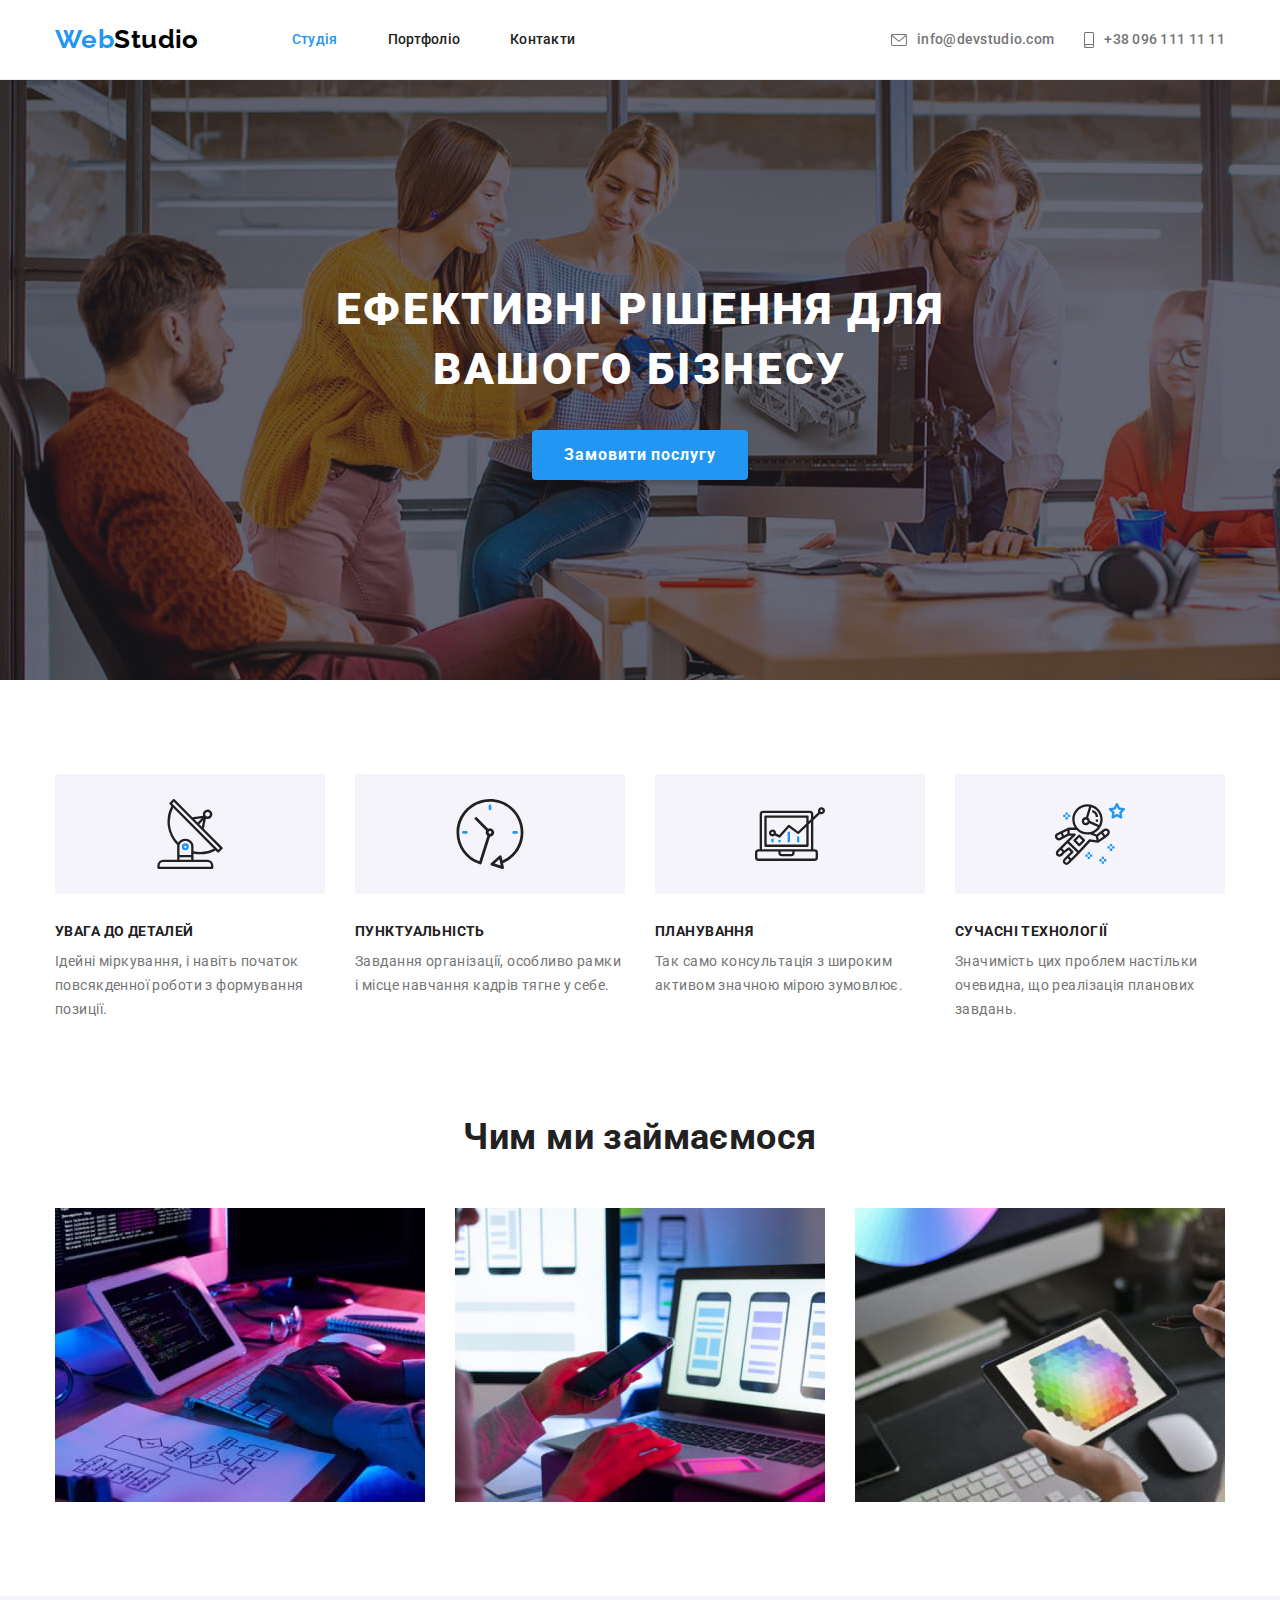
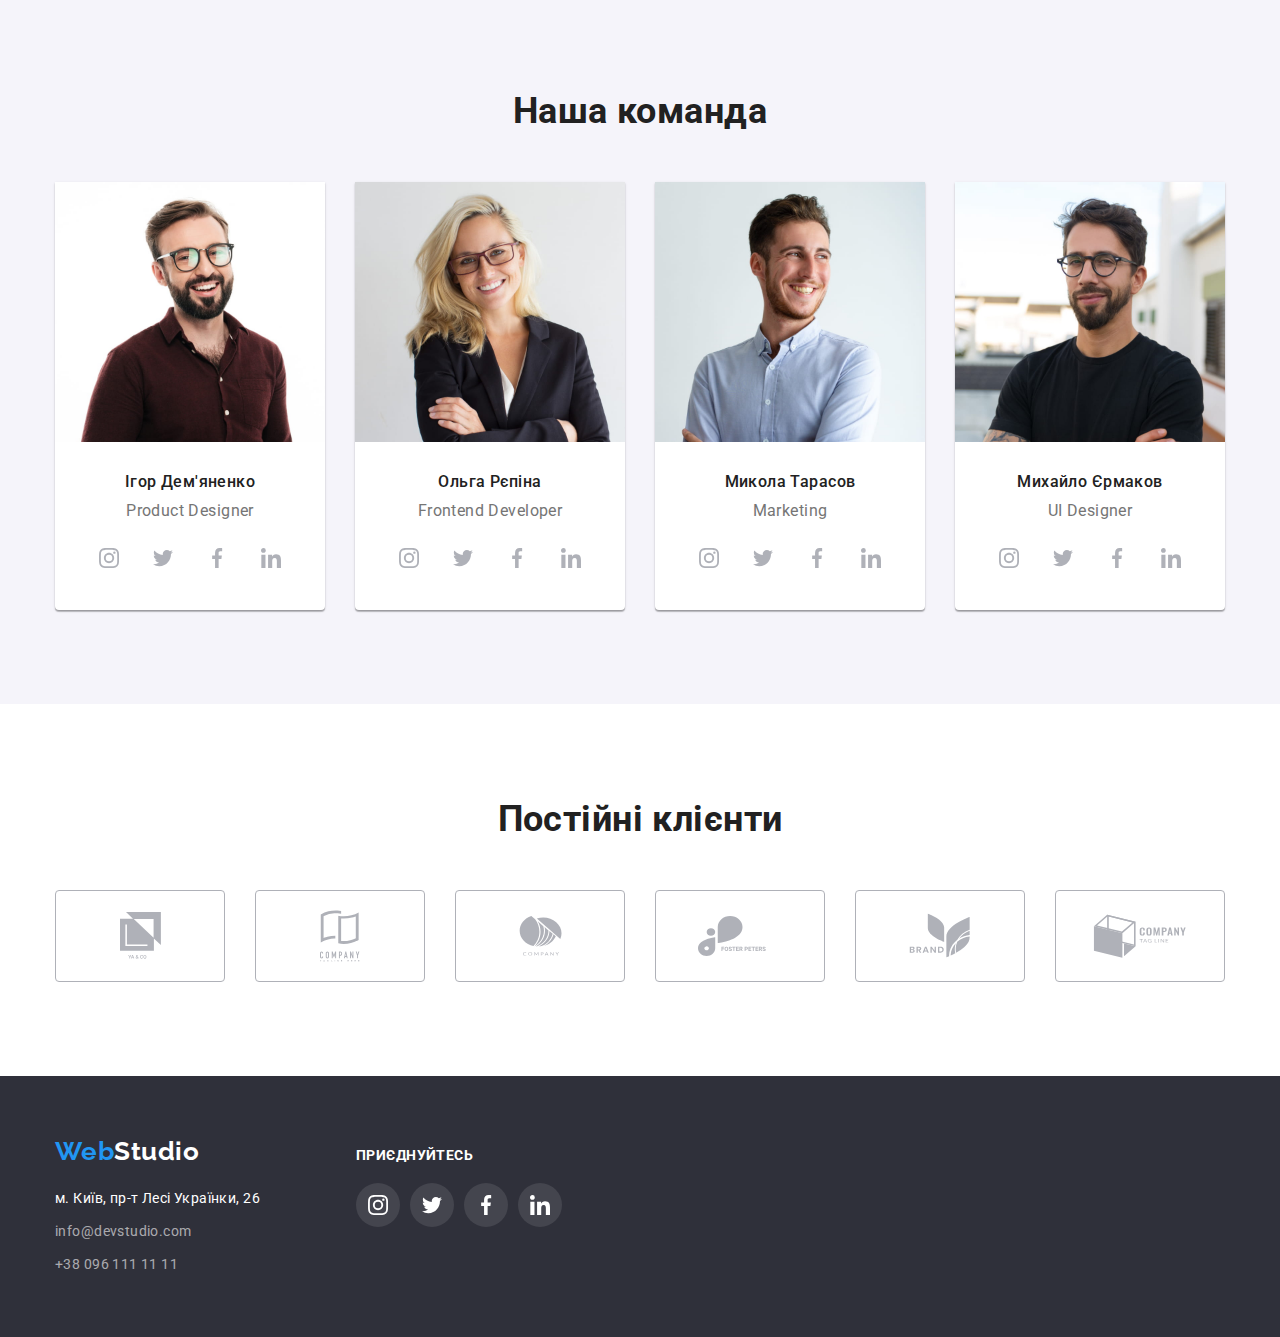
<file: index.html>
<!DOCTYPE html>
<html lang="uk">
  <head>
    <meta charset="UTF-8" />
    <meta http-equiv="X-UA-Compatible" content="IE=edge" />
    <meta name="viewport" content="width=device-width, initial-scale=1.0" />
    <title>Web Studio</title>
    <link rel="preconnect" href="https://fonts.googleapis.com" />
    <link rel="preconnect" href="https://fonts.gstatic.com" crossorigin />
    <link
      href="https://fonts.googleapis.com/css2?family=Raleway:wght@700&family=Roboto:wght@400;500;700;900&display=swap"
      rel="stylesheet"
    />
    <link
      rel="stylesheet"
      href="https://cdnjs.cloudflare.com/ajax/libs/modern-normalize/1.1.0/modern-normalize.min.css"
    />
    <link rel="stylesheet" href="./css/styles.css" />
  </head>
  <body class="index page">
    <header>
      <!-- Header navigation panel -->
      <div class="container main-header">
        <nav class="site-nav">
          <a class="logo header-logo" href="./index.html"
            ><span class="logo part">Web</span>Studio</a
          >
          <ul class="site-nav list">
            <li class="item">
              <a class="link current" href="./index.html">Студія</a>
            </li>
            <li class="item">
              <a class="link" href="./portfolio.html">Портфоліо</a>
            </li>
            <li class="item"><a class="link" href="">Контакти</a></li>
          </ul>
        </nav>
        <ul class="contacts-header list">
          <li class="item">
            <a class="link icon-mail" href="mailto:info@devstudio.com"
              ><svg class="contacts-icon" width="16" height="12">
                <use href="./images/sprite.svg#icon-mail"></use>
              </svg>
              info@devstudio.com</a
            >
          </li>
          <li class="item">
            <a class="link icon-smartphone" href="tel:+380961111111"
              ><svg class="contacts-icon" width="10" height="16">
                <use href="./images/sprite.svg#icon-telephone"></use>
              </svg>
              +38 096 111 11 11</a
            >
          </li>
        </ul>
      </div>
    </header>
    <main>
      <!-- Hero section -->
      <section class="hero-section">
        <div class="container">
          <h1 class="hero-title">Ефективні рішення для вашого бізнесу</h1>
          <button class="button primary" type="button">Замовити послугу</button>
        </div>
      </section>
      <!-- Features section -->
      <section class="section features-section">
        <div class="container">
          <h2 class="visually-hidden">НАШІ ПЕРЕВАГИ</h2>

          <ul class="features-list">
            <li class="item">
              <div class="icon-wrapper">
                <svg class="features-icon" width="70" height="70">
                  <use href="./images/sprite.svg#icon-antenna"></use>
                </svg>
              </div>
              <h3 class="title">УВАГА ДО ДЕТАЛЕЙ</h3>
              <p class="text">
                Ідейні міркування, і навіть початок повсякденної роботи з
                формування позиції.
              </p>
            </li>
            <li class="item">
              <div class="icon-wrapper">
                <svg class="features-icon" width="70" height="70">
                  <use href="./images/sprite.svg#icon-clock"></use>
                </svg>
              </div>
              <h3 class="title">ПУНКТУАЛЬНІСТЬ</h3>
              <p class="text">
                Завдання організації, особливо рамки і місце навчання кадрів
                тягне у себе.
              </p>
            </li>
            <li class="item">
              <div class="icon-wrapper">
                <svg class="features-icon" width="70" height="70">
                  <use href="./images/sprite.svg#icon-diagram"></use>
                </svg>
              </div>
              <h3 class="title">ПЛАНУВАННЯ</h3>
              <p class="text">
                Так само консультація з широким активом значною мірою зумовлює.
              </p>
            </li>
            <li class="item">
              <div class="icon-wrapper">
                <svg class="features-icon" width="70" height="70">
                  <use href="./images/sprite.svg#icon-astronaut"></use>
                </svg>
              </div>
              <h3 class="title">СУЧАСНІ ТЕХНОЛОГІЇ</h3>
              <p class="text">
                Значимість цих проблем настільки очевидна, що реалізація
                планових завдань.
              </p>
            </li>
          </ul>
        </div>
      </section>
      <!-- Services section -->
      <section class="services-section section">
        <div class="container">
          <h2 class="section-title">Чим ми займаємося</h2>
          <ul class="services-list">
            <li class="item">
              <img
                src="images/main-page/index_img1.jpg"
                alt="кодування"
                width="370"
              />
            </li>
            <li class="item">
              <img
                src="images/main-page/index_img2.jpg"
                alt="адаптивна верстка"
                width="370"
              />
            </li>
            <li class="item">
              <img
                src="images/main-page/index_img3.jpg"
                alt="добірка кольорової гами"
                width="370"
              />
            </li>
          </ul>
        </div>
      </section>
      <!-- Team section -->
      <section class="team-section section">
        <div class="container">
          <h2 class="section-title">Наша команда</h2>
          <ul class="team-list">
            <li class="item">
              <img
                class="item-img"
                src="images/main-page/index_img4.jpg"
                alt="Ігор Дем'яненко,Product Designer"
                width="270"
              />
              <div class="content-wrapper">
                <h3 class="title">Ігор Дем'яненко</h3>
                <p class="text">Product Designer</p>
                <ul class="social-list">
                  <li>
                    <a
                      class="socials-link"
                      href="http://instagram.com"
                      target="_blank"
                      rel="noopener noreferrer"
                    >
                      <svg class="socials-icon" width="20" height="20">
                        <use href="./images/sprite.svg#icon-instagram"></use>
                      </svg>
                    </a>
                  </li>
                  <li>
                    <a
                      class="socials-link"
                      href="http://twitter.com"
                      target="_blank"
                      rel="noopener noreferrer"
                    >
                      <svg class="socials-icon" width="20" height="20">
                        <use href="./images/sprite.svg#icon-twitter"></use>
                      </svg>
                    </a>
                  </li>
                  <li>
                    <a
                      class="socials-link"
                      href="http://fb.com"
                      target="_blank"
                      rel="noopener noreferrer"
                    >
                      <svg class="socials-icon" width="20" height="20">
                        <use href="./images/sprite.svg#icon-facebook"></use>
                      </svg>
                    </a>
                  </li>
                  <li>
                    <a
                      class="socials-link"
                      href="http://linkedin.com"
                      target="_blank"
                      rel="noopener noreferrer"
                    >
                      <svg class="socials-icon" width="20" height="20">
                        <use href="./images/sprite.svg#icon-linkedin"></use>
                      </svg>
                    </a>
                  </li>
                </ul>
              </div>
            </li>
            <li class="item">
              <img
                class="item-img"
                src="images/main-page/index_img5.jpg"
                alt="Ольга Рєпіна, Frontend Developer"
                width="270"
              />
              <div class="content-wrapper">
                <h3 class="title">Ольга Рєпіна</h3>
                <p class="text">Frontend Developer</p>
                <ul class="social-list">
                  <li>
                    <a
                      class="socials-link"
                      href="http://instagram.com"
                      target="_blank"
                      rel="noopener noreferrer"
                    >
                      <svg class="socials-icon" width="20" height="20">
                        <use href="./images/sprite.svg#icon-instagram"></use>
                      </svg>
                    </a>
                  </li>
                  <li>
                    <a
                      class="socials-link"
                      href="http://twitter.com"
                      target="_blank"
                      rel="noopener noreferrer"
                    >
                      <svg class="socials-icon" width="20" height="20">
                        <use href="./images/sprite.svg#icon-twitter"></use>
                      </svg>
                    </a>
                  </li>
                  <li>
                    <a
                      class="socials-link"
                      href="http://fb.com"
                      target="_blank"
                      rel="noopener noreferrer"
                    >
                      <svg class="socials-icon" width="20" height="20">
                        <use href="./images/sprite.svg#icon-facebook"></use>
                      </svg>
                    </a>
                  </li>
                  <li>
                    <a
                      class="socials-link"
                      href="http://linkedin.com"
                      target="_blank"
                      rel="noopener noreferrer"
                    >
                      <svg class="socials-icon" width="20" height="20">
                        <use href="./images/sprite.svg#icon-linkedin"></use>
                      </svg>
                    </a>
                  </li>
                </ul>
              </div>
            </li>
            <li class="item">
              <img
                class="item-img"
                src="images/main-page/index_img6.jpg"
                alt="Микола Тарасов, Marketing"
                width="270"
              />
              <div class="content-wrapper">
                <h3 class="title">Микола Тарасов</h3>
                <p class="text">Marketing</p>
                <ul class="social-list">
                  <li>
                    <a
                      class="socials-link"
                      href="http://instagram.com"
                      target="_blank"
                      rel="noopener noreferrer"
                    >
                      <svg class="socials-icon" width="20" height="20">
                        <use href="./images/sprite.svg#icon-instagram"></use>
                      </svg>
                    </a>
                  </li>
                  <li>
                    <a
                      class="socials-link"
                      href="http://twitter.com"
                      target="_blank"
                      rel="noopener noreferrer"
                    >
                      <svg class="socials-icon" width="20" height="20">
                        <use href="./images/sprite.svg#icon-twitter"></use>
                      </svg>
                    </a>
                  </li>
                  <li>
                    <a
                      class="socials-link"
                      href="http://fb.com"
                      target="_blank"
                      rel="noopener noreferrer"
                    >
                      <svg class="socials-icon" width="20" height="20">
                        <use href="./images/sprite.svg#icon-facebook"></use>
                      </svg>
                    </a>
                  </li>
                  <li>
                    <a
                      class="socials-link"
                      href="http://linkedin.com"
                      target="_blank"
                      rel="noopener noreferrer"
                    >
                      <svg class="socials-icon" width="20" height="20">
                        <use href="./images/sprite.svg#icon-linkedin"></use>
                      </svg>
                    </a>
                  </li>
                </ul>
              </div>
            </li>
            <li class="item">
              <img
                class="item-img"
                src="images/main-page/index_img7.jpg"
                alt="Михайло Єрмаков, UI Designer"
                width="270"
              />
              <div class="content-wrapper">
                <h3 class="title">Михайло Єрмаков</h3>
                <p class="text">UI Designer</p>
                <ul class="social-list">
                  <li>
                    <a
                      class="socials-link"
                      href="http://instagram.com"
                      target="_blank"
                      rel="noopener noreferrer"
                    >
                      <svg class="socials-icon" width="20" height="20">
                        <use href="./images/sprite.svg#icon-instagram"></use>
                      </svg>
                    </a>
                  </li>
                  <li>
                    <a
                      class="socials-link"
                      href="http://twitter.com"
                      target="_blank"
                      rel="noopener noreferrer"
                    >
                      <svg class="socials-icon" width="20" height="20">
                        <use href="./images/sprite.svg#icon-twitter"></use>
                      </svg>
                    </a>
                  </li>
                  <li>
                    <a
                      class="socials-link"
                      href="http://fb.com"
                      target="_blank"
                      rel="noopener noreferrer"
                    >
                      <svg class="socials-icon" width="20" height="20">
                        <use href="./images/sprite.svg#icon-facebook"></use>
                      </svg>
                    </a>
                  </li>
                  <li>
                    <a
                      class="socials-link"
                      href="http://linkedin.com"
                      target="_blank"
                      rel="noopener noreferrer"
                    >
                      <svg class="socials-icon" width="20" height="20">
                        <use href="./images/sprite.svg#icon-linkedin"></use>
                      </svg>
                    </a>
                  </li>
                </ul>
              </div>
            </li>
          </ul>
        </div>
      </section>
      <!-- Clients section -->
      <section class="section clients-section">
        <div class="container">
          <h2 class="section-title">Постійні клієнти</h2>
          <ul class="clients-list">
            <li class="item">
              <a class="client-link" href=""
                ><svg class="client-icon" width="41" height="47">
                  <use href="./images/sprite.svg#icon-group"></use>
                </svg>
              </a>
            </li>
            <li class="item">
              <a class="client-link" href=""
                ><svg class="client-icon" width="40" height="52">
                  <use href="./images/sprite.svg#icon-group-1"></use>
                </svg>
              </a>
            </li>
            <li class="item">
              <a class="client-link" href=""
                ><svg class="client-icon" width="43" height="41">
                  <use href="./images/sprite.svg#icon-group-2"></use>
                </svg>
              </a>
            </li>
            <li class="item">
              <a class="client-link" href=""
                ><svg class="client-icon" width="84" height="42">
                  <use href="./images/sprite.svg#icon-group-3"></use>
                </svg>
              </a>
            </li>
            <li class="item">
              <a class="client-link" href=""
                ><svg class="client-icon" width="62" height="45">
                  <use href="./images/sprite.svg#icon-group-4"></use>
                </svg>
              </a>
            </li>
            <li class="item">
              <a class="client-link" href=""
                ><svg class="client-icon" width="94" height="44">
                  <use href="./images/sprite.svg#icon-group-5"></use>
                </svg>
              </a>
            </li>
          </ul>
        </div>
      </section>
    </main>
    <!-- Footer -->
    <footer class="footer">
      <!-- Logo footer -->
      <div class="container">
        <div class="adress-wrapper">
          <a class="logo footer link" href="./index.html"
            ><span class="logo part">Web</span>Studio</a
          >
          <!-- Adress -->

          <address>
            <ul class="adress list">
              <li class="item">
                <a
                  class="link"
                  href="https://maps.app.goo.gl/o6c2SwfCGyMQZyPA6?g_st=ic"
                  target="_blank"
                  rel="noopener norefferer"
                  ><span class="map-adress"
                    >м. Київ, пр-т Лесі Українки, 26</span
                  ></a
                >
              </li>
              <li class="item">
                <a class="link" href="mailto:info@devstudio.com"
                  >info@devstudio.com</a
                >
              </li>
              <li class="item">
                <a class="link" href="tel:+380961111111">+38 096 111 11 11</a>
              </li>
            </ul>
          </address>
        </div>
        <div class="social-company-wrapper">
          <h3 class="title">приєднуйтесь</h3>
          <ul class="social-list">
            <li>
              <a
                class="socials-link"
                href="http://instagram.com"
                target="_blank"
                rel="noopener noreferrer"
              >
                <svg class="socials-icon" width="20" height="20">
                  <use href="./images/sprite.svg#icon-instagram"></use>
                </svg>
              </a>
            </li>
            <li>
              <a
                class="socials-link"
                href="http://twitter.com"
                target="_blank"
                rel="noopener noreferrer"
              >
                <svg class="socials-icon" width="20" height="20">
                  <use href="./images/sprite.svg#icon-twitter"></use>
                </svg>
              </a>
            </li>
            <li>
              <a
                class="socials-link"
                href="http://fb.com"
                target="_blank"
                rel="noopener noreferrer"
              >
                <svg class="socials-icon" width="20" height="20">
                  <use href="./images/sprite.svg#icon-facebook"></use>
                </svg>
              </a>
            </li>
            <li>
              <a
                class="socials-link"
                href="http://linkedin.com"
                target="_blank"
                rel="noopener noreferrer"
              >
                <svg class="socials-icon" width="20" height="20">
                  <use href="./images/sprite.svg#icon-linkedin"></use>
                </svg>
              </a>
            </li>
          </ul>
        </div>
      </div>
    </footer>
  </body>
</html>
</file>
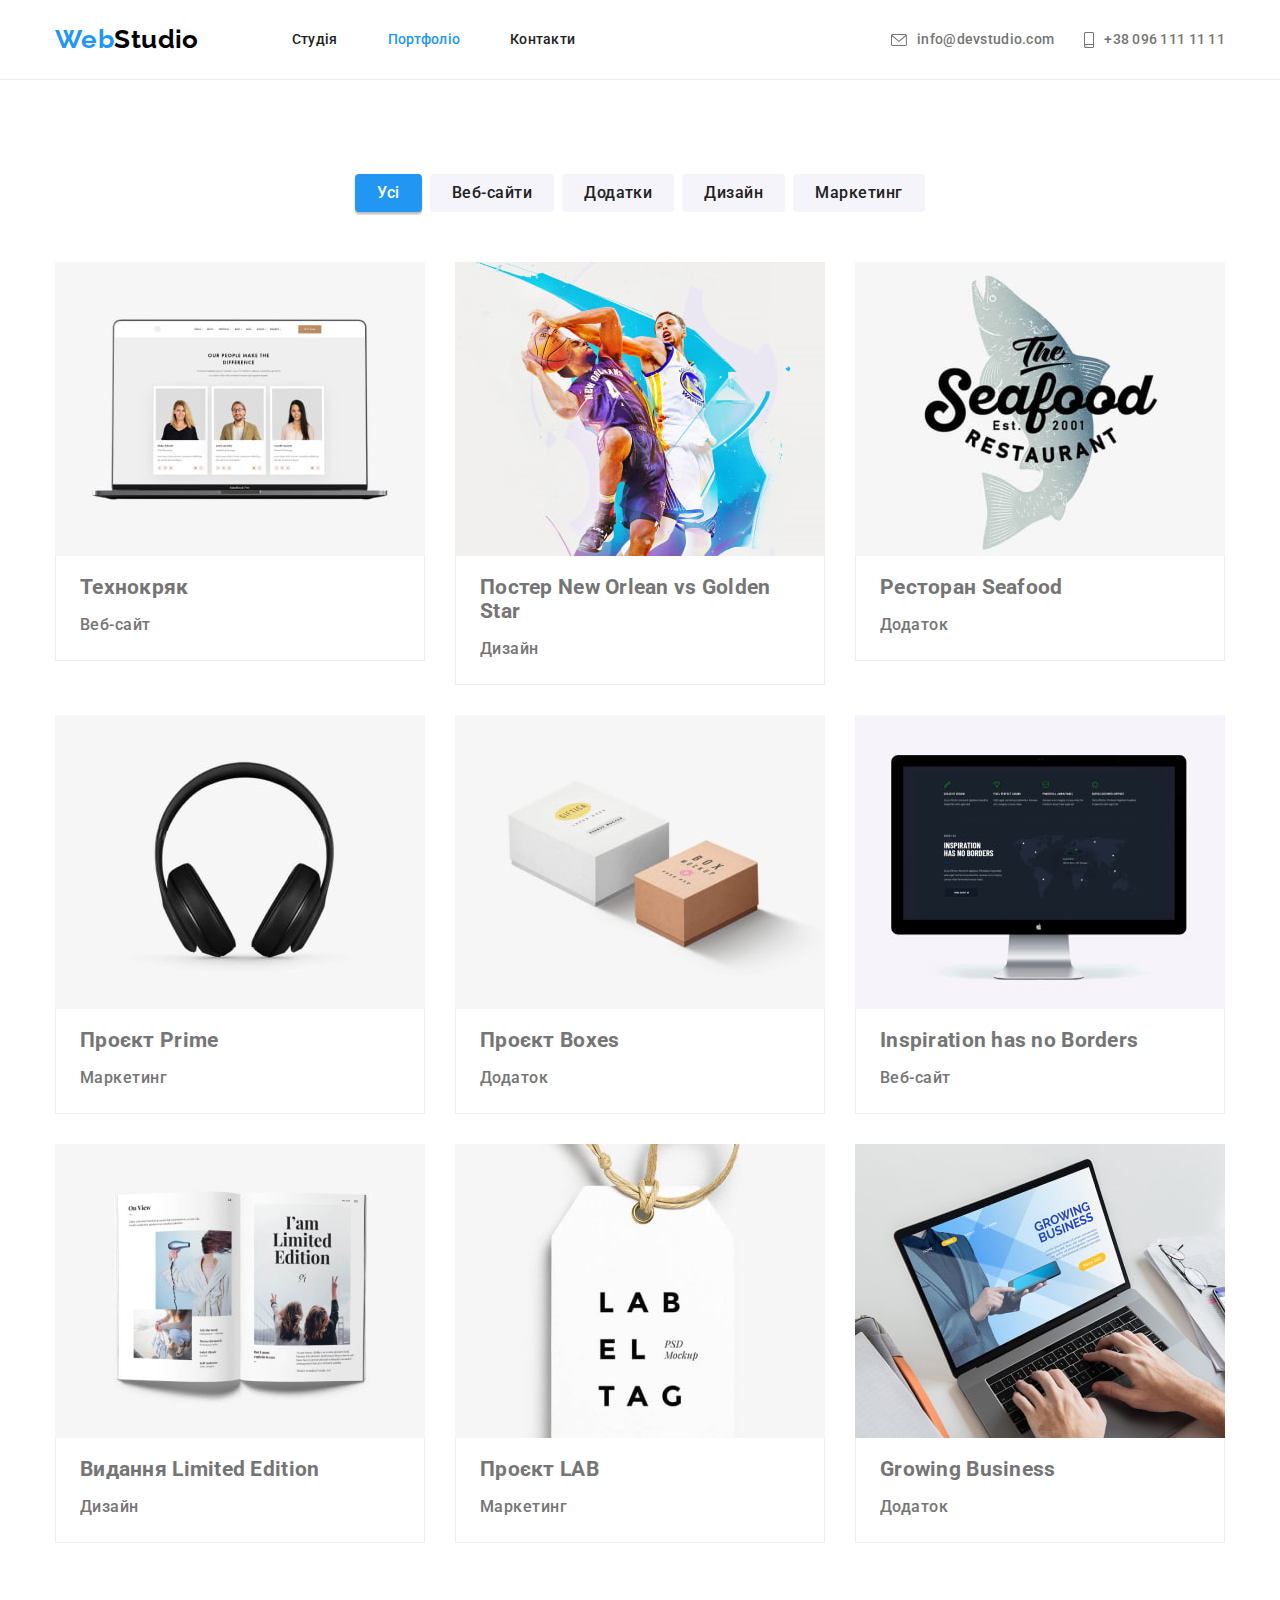
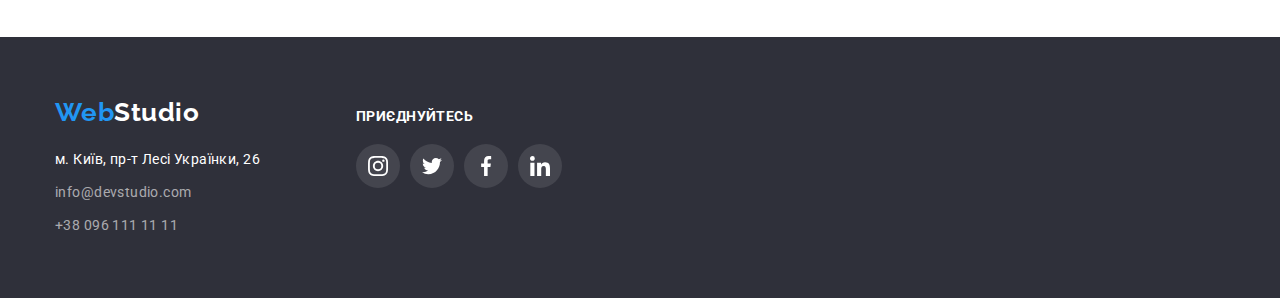
<file: portfolio.html>
<!DOCTYPE html>
<html lang="uk">
  <head>
    <meta charset="UTF-8" />
    <meta http-equiv="X-UA-Compatible" content="IE=edge" />
    <meta name="viewport" content="width=device-width, initial-scale=1.0" />
    <title>Портфоліо</title>
    <link rel="preconnect" href="https://fonts.googleapis.com" />
    <link rel="preconnect" href="https://fonts.gstatic.com" crossorigin />
    <link
      href="https://fonts.googleapis.com/css2?family=Raleway:wght@700&family=Roboto:wght@400;500;700;900&display=swap"
      rel="stylesheet"
    />
    <link
      rel="stylesheet"
      href="https://cdnjs.cloudflare.com/ajax/libs/modern-normalize/1.1.0/modern-normalize.min.css"
    />
    <link rel="stylesheet" href="./css/styles.css" />
  </head>
  <body class="portfolio page">
    <header>
      <!-- Header navigation panel -->
      <div class="container main-header">
        <nav class="site-nav">
          <a class="logo header-logo" href="./index.html"
            ><span class="logo part">Web</span>Studio</a
          >
          <ul class="site-nav list">
            <li class="item">
              <a class="link" href="./index.html">Студія</a>
            </li>
            <li class="item">
              <a class="link current" href="./portfolio.html">Портфоліо</a>
            </li>
            <li class="item"><a class="link" href="">Контакти</a></li>
          </ul>
        </nav>
        <ul class="contacts-header list">
          <li class="item">
            <a class="link icon-mail" href="mailto:info@devstudio.com"
              ><svg class="contacts-icon" width="16" height="12">
                <use href="./images/sprite.svg#icon-mail"></use>
              </svg>
              info@devstudio.com</a
            >
          </li>
          <li class="item">
            <a class="link icon-smartphone" href="tel:+380961111111"
              ><svg class="contacts-icon" width="10" height="16">
                <use href="./images/sprite.svg#icon-telephone"></use>
              </svg>
              +38 096 111 11 11</a
            >
          </li>
        </ul>
      </div>
    </header>
    <main>
      <!-- Projects section -->
      <section class="section">
        <div class="container">
          <h1 class="visually-hidden">Проєкти</h1>
          <ul class="categories-buttons list">
            <li>
              <button type="button" class="button secondary current">
                Усі
              </button>
            </li>
            <li>
              <button type="button" class="button secondary">Веб-сайти</button>
            </li>
            <li>
              <button type="button" class="button secondary">Додатки</button>
            </li>
            <li>
              <button type="button" class="button secondary">Дизайн</button>
            </li>
            <li>
              <button type="button" class="button secondary">Маркетинг</button>
            </li>
            <!--  -->
          </ul>
          <ul class="projects list">
            <li class="item">
              <a
                class="link projects-link"
                href="http://"
                target="_blank"
                rel="noopener noreferrer"
                ><img
                  class="item-img"
                  src="./images/portfolio-page/portfolio_img1.jpg"
                  alt="Проєкт Технокряк"
                  width="370"
                />
                <div class="wrapper">
                  <h2 class="title">Технокряк</h2>
                  <p class="text">Веб-сайт</p>
                </div></a
              >
            </li>
            <li class="item">
              <a
                class="link"
                href="http://"
                target="_blank"
                rel="noopener noreferrer"
                ><img
                  class="item-img"
                  src="./images/portfolio-page/portfolio_img2.jpg"
                  alt="Постер New Orlean vs Golden Star"
                  width="370"
                />
                <div class="wrapper">
                  <h2 class="title">Постер New Orlean vs Golden Star</h2>
                  <p class="text">Дизайн</p>
                </div></a
              >
            </li>
            <li class="item">
              <a
                class="link"
                href="http://"
                target="_blank"
                rel="noopener noreferrer"
                ><img
                  class="item-img"
                  src="./images/portfolio-page/portfolio_img3.jpg"
                  alt="Ресторан Seafood"
                  width="370"
                />
                <div class="wrapper">
                  <h2 class="title">Ресторан Seafood</h2>
                  <p class="text">Додаток</p>
                </div></a
              >
            </li>
            <li class="item">
              <a
                class="link"
                href="http://"
                target="_blank"
                rel="noopener noreferrer"
                ><img
                  class="item-img"
                  src="./images/portfolio-page/portfolio_img4.jpg"
                  alt="Проєкт Prime"
                  width="370"
                />
                <div class="wrapper">
                  <h2 class="title">Проєкт Prime</h2>
                  <p class="text">Маркетинг</p>
                </div></a
              >
            </li>
            <li class="item">
              <a
                class="link"
                href="http://"
                target="_blank"
                rel="noopener noreferrer"
                ><img
                  class="item-img"
                  src="./images/portfolio-page/portfolio_img5.jpg"
                  alt="Проєкт Boxes"
                  width="370"
                />
                <div class="wrapper">
                  <h2 class="title">Проєкт Boxes</h2>
                  <p class="text">Додаток</p>
                </div></a
              >
            </li>
            <li class="item">
              <a
                class="link"
                href="http://"
                target="_blank"
                rel="noopener noreferrer"
                ><img
                  class="item-img"
                  src="./images/portfolio-page/portfolio_img6.jpg"
                  alt="Проєкт Inspiration has no Borders"
                  width="370"
                />
                <div class="wrapper">
                  <h2 class="title">Inspiration has no Borders</h2>
                  <p class="text">Веб-сайт</p>
                </div></a
              >
            </li>
            <li class="item">
              <a
                class="link"
                href="http://"
                target="_blank"
                rel="noopener noreferrer"
                ><img
                  class="item-img"
                  src="./images/portfolio-page/portfolio_img7.jpg"
                  alt="Видання Limited Edition"
                  width="370"
                />
                <div class="wrapper">
                  <h2 class="title">Видання Limited Edition</h2>
                  <p class="text">Дизайн</p>
                </div></a
              >
            </li>
            <li class="item">
              <a
                class="link"
                href="http://"
                target="_blank"
                rel="noopener noreferrer"
                ><img
                  class="item-img"
                  src="./images/portfolio-page/portfolio_img8.jpg"
                  alt="Проєкт LAB"
                  width="370"
                />
                <div class="wrapper">
                  <h2 class="title">Проєкт LAB</h2>
                  <p class="text">Маркетинг</p>
                </div></a
              >
            </li>
            <li class="item">
              <a
                class="link"
                href="http://"
                target="_blank"
                rel="noopener noreferrer"
                ><img
                  class="item-img"
                  src="./images/portfolio-page/portfolio_img9.jpg"
                  alt="Проєкт Growing Business"
                  width="370"
                />
                <div class="wrapper">
                  <h2 class="title">Growing Business</h2>
                  <p class="text">Додаток</p>
                </div></a
              >
            </li>
          </ul>
        </div>
      </section>
    </main>
    <!-- Footer -->
    <footer class="footer">
      <!-- Logo footer -->
      <div class="container">
        <div class="adress-wrapper">
          <a class="logo footer link" href="./index.html"
            ><span class="logo part">Web</span>Studio</a
          >
          <!-- Adress -->

          <address>
            <ul class="adress list">
              <li class="item">
                <a
                  class="link"
                  href="https://maps.app.goo.gl/o6c2SwfCGyMQZyPA6?g_st=ic"
                  target="_blank"
                  rel="noopener norefferer"
                  ><span class="map-adress"
                    >м. Київ, пр-т Лесі Українки, 26</span
                  ></a
                >
              </li>
              <li class="item">
                <a class="link" href="mailto:info@devstudio.com"
                  >info@devstudio.com</a
                >
              </li>
              <li class="item">
                <a class="link" href="tel:+380961111111">+38 096 111 11 11</a>
              </li>
            </ul>
          </address>
        </div>
        <div class="social-company-wrapper">
          <h3 class="title">приєднуйтесь</h3>
          <ul class="social-list">
            <li>
              <a
                class="socials-link"
                href="http://instagram.com"
                target="_blank"
                rel="noopener noreferrer"
              >
                <svg class="socials-icon" width="20" height="20">
                  <use href="./images/sprite.svg#icon-instagram"></use></svg
              ></a>
            </li>
            <li>
              <a
                class="socials-link"
                href="http://twitter.com"
                target="_blank"
                rel="noopener noreferrer"
              >
                <svg class="socials-icon" width="20" height="20">
                  <use href="./images/sprite.svg#icon-twitter"></use></svg
              ></a>
            </li>
            <li>
              <a
                class="socials-link"
                href="http://fb.com"
                target="_blank"
                rel="noopener noreferrer"
              >
                <svg class="socials-icon" width="20" height="20">
                  <use href="./images/sprite.svg#icon-facebook"></use></svg
              ></a>
            </li>
            <li>
              <a
                class="socials-link"
                href="http://linkedin.com"
                target="_blank"
                rel="noopener noreferrer"
              >
                <svg class="socials-icon" width="20" height="20">
                  <use href="./images/sprite.svg#icon-linkedin"></use></svg
              ></a>
            </li>
          </ul>
        </div>
      </div>
    </footer>
  </body>
</html>
</file>
<file: css/styles.css>
:root {
  --primary-text-color: #212121;
  --secondary-text-color: #757575;
  --accent-color: #2196f3;
  --primary-white-color: #ffffff;
  --secondary-bg-color: #2f303a;
  --third-bg-color: #f5f4fa;
  --adress-list-color: rgba(255, 255, 255, 0.6);
  --item-border-color: #eeeeee;
  --logo-header-color: #000000;
  --button-active: #188ce8;
  --main-icon-color: #afb1b8;
  --accent-icon-color: #ffffff;
}
/* акцент #2196F3 */
/* головний колір тексту #212121 */
/* вторинний колір тексту #757575 */
/* футер #2F303A */
/* мейл і телефон у футері rgba(255, 255, 255, 0.6 */
/* Лого перша частина #2196F3; */
.page {
  margin: 0;
  background-color: var(--primary-white-color);
  color: var(--primary-text-color);
  font-family: 'Roboto', sans-serif;
  font-size: 14px;
  line-height: 1.71;
  letter-spacing: 0.03em;
}
/* Reset,
Base settings */
ul {
  list-style: none;
  margin: 0;
  padding: 0;
}
img {
  display: block;
  max-width: 100%;
  height: auto;
}
button {
  font: inherit;
  border: none;
  padding: 0;
  cursor: pointer;
}
h1,
h2,
h3 {
  margin: 0;
}
p {
  margin: 0;
}
.adress {
  font-style: normal;
}
.container {
  max-width: 1200px;
  padding: 0 15px;
  margin: 0 auto;
}
.link {
  text-decoration: none;
  color: inherit;
  font-weight: 500;
  font-size: 14px;
  line-height: 1.14;
  letter-spacing: 0.02em;
}
/* Visually hidden */
.visually-hidden {
  position: absolute;
  white-space: nowrap;
  width: 1px;
  height: 1px;
  overflow: hidden;
  border: 0;
  padding: 0;
  clip: rect(0 0 0 0);
  clip-path: inset(50%);
  margin: -1px;
}
.title {
  margin-bottom: 10px;
}
.section-title {
  margin-bottom: 50px;
}
/* Header */
/* Logo header footer */
header {
  border-bottom: 1px solid #ececec;
}
.main-header {
  display: flex;
}

.logo {
  font-family: 'Raleway', sans-serif;
  font-weight: 700;
  font-size: 26px;
  line-height: 1.19;
}
.header-logo {
  display: inline-block;
  padding-top: 24px;
  padding-bottom: 24px;
  margin-right: 93px;

  color: var(--logo-header-color);
  text-decoration: none;
}

.logo.part {
  color: var(--accent-color);
  font-family: 'Raleway', sans-serif;
  font-style: normal;
  font-weight: 700;
  font-size: 26px;
  line-height: 1.19;
  letter-spacing: 0.03em;
}

/* Site nav */
/* Contacts header */
.site-nav {
  display: flex;
}
.contacts-header {
  display: flex;
  margin-left: auto;
  align-items: center;
}

.contacts-icon {
  fill: currentColor;
}
.site-nav .item:not(:last-child) {
  margin-right: 50px;
}
.contacts-header .item:not(:last-child) {
  margin-right: 30px;
}
.site-nav.list .link,
.contacts-header .link {
  display: flex;
  display: flex;
  align-items: center;
  gap: 10px;
  padding-top: 32px;
  padding-bottom: 31px;

  color: var(--primary-text-color);
  font-weight: 500;
  font-size: 14px;
  line-height: 1.14;
  letter-spacing: 0.02em;
}

.contacts-header .link {
  color: var(--secondary-text-color);
}
.site-nav .link:hover,
.site-nav .link:focus,
.site-nav .link.current,
.contacts-header .link:hover,
.contacts-header .link:focus,
.contacts-header .link:hover .contacts-icon,
.contacts-header .link:focus .contacts-icon,
.adress .link:hover,
.adress .link:focus {
  color: var(--accent-color);
}

/* Hero section */
.hero-section {
  max-width: 1600px;
  padding-top: 200px;
  padding-bottom: 200px;
  margin: 0 auto;
  background-color: var(--secondary-bg-color);
  background-image: linear-gradient(
      rgba(47, 48, 58, 0.4),
      rgba(47, 48, 58, 0.4)
    ),
    url(../images/main-page/hero_background.jpg);
  background-repeat: no-repeat;
  background-size: cover;
  text-align: center;
}

.hero-title {
  width: 696px;
  margin: 0 auto;
  margin-bottom: 30px;
  color: var(--primary-white-color);
  font-weight: 900;
  font-size: 44px;
  line-height: 1.36;
  letter-spacing: 0.06em;
  text-transform: uppercase;
  text-align: center;
}
/* Sections */
.section {
  color: var(--secondary-text-color);
  padding-top: 94px;
  padding-bottom: 94px;
}
.section-title {
  color: var(--primary-text-color);
  font-weight: 700;
  font-size: 36px;
  line-height: 1.17;
  text-align: center;
}
.services-section {
  padding-top: 0;
}
.services-list {
  display: flex;
  gap: 30px;
}
.services-list .item {
  width: 370px;
}
/* Features section */
.features-list .item {
  width: 270px;
  display: flex;
  flex-direction: column;
}
.icon-wrapper {
  display: flex;
  justify-content: center;
  align-items: center;

  width: 270px;
  height: 120px;
  margin-bottom: 30px;

  background-color: var(--third-bg-color);
}
.features-list {
  display: flex;
  gap: 30px;
}

.features-list .title {
  color: var(--primary-text-color);
  font-weight: 700;
  font-size: 14px;
  line-height: 1.14;
}

/* Team section */
.team-list {
  display: flex;
  gap: 30px;
}
.team-list .content-wrapper {
  padding: 30px 32px;
}
.team-list .item {
  width: 270px;
  background-color: var(--primary-white-color);
  box-shadow: 0px 1px 3px rgba(0, 0, 0, 0.12), 0px 1px 1px rgba(0, 0, 0, 0.14),
    0px 2px 1px rgba(0, 0, 0, 0.2);
  border-radius: 0px 0px 4px 4px;
  text-align: center;
}

.team-list .title {
  color: var(--primary-text-color);
  font-weight: 500;
  font-size: 16px;
  line-height: 1.19;
}
.team-list .text {
  font-weight: 400;
  font-size: 16px;
  line-height: 1.19;
  margin-bottom: 16px;
}
.social-list {
  display: flex;
  gap: 10px;
  align-content: center;
  justify-content: center;
}
.socials-icon {
  fill: var(--main-icon-color);
}
.socials-link {
  display: flex;
  justify-content: center;
  align-items: center;

  width: 44px;
  height: 44px;

  border-radius: 50%;
}
.socials-link:hover .socials-icon,
.socials-link:focus .socials-icon {
  fill: var(--accent-icon-color);
}
.socials-link:hover,
.socials-link:focus {
  background-color: var(--accent-color);
}
.team-section {
  background-color: var(--third-bg-color);
}
/* Clients section */
.clients-list {
  display: flex;
  gap: 30px;
  justify-content: center;
}
.client-link {
  display: flex;
  justify-content: center;
  align-items: center;
  border: 1px solid var(--main-icon-color);
  border-radius: 4px;
  width: 170px;
  height: 92px;

  outline: transparent;
}
.client-link:hover,
.client-link:focus {
  border-color: var(--accent-color);
}
.client-icon {
  fill: var(--main-icon-color);
}
.client-link:hover .client-icon,
.client-link:focus .client-icon {
  fill: var(--accent-color);
}

/* Footer */
.page > .footer {
  background-color: var(--secondary-bg-color);
  padding-top: 60px;
  padding-bottom: 60px;
}
.footer > .container {
  display: flex;
  align-items: baseline;
}
/* Logo footer */
.logo.footer {
  color: var(--primary-white-color);
}
.logo.footer {
  display: inline-block;
  margin-bottom: 20px;
}
/* Adress */
.adress-wrapper {
  display: block;
  width: 231px;
  margin-right: 70px;
}
.adress .link {
  color: var(--adress-list-color);
  font-size: 14px;
  font-weight: 400;
  line-height: 1.71;
  letter-spacing: 0.03em;
}

.adress .item:not(:last-child) {
  margin-bottom: 9px;
}
.adress .map-adress {
  color: var(--primary-white-color);
}
/* Social company wrapper */
.social-company-wrapper {
  display: flex;
  flex-direction: column;
}
.social-company-wrapper > .title {
  margin-bottom: 20px;
  font-weight: 700;
  font-size: 14px;
  line-height: calc(16 / 14);
  letter-spacing: 0.03em;
  text-transform: uppercase;

  color: var(--primary-white-color);
}
.social-company-wrapper .socials-link {
  background-color: rgba(255, 255, 255, 0.1);
}
.social-company-wrapper .socials-icon {
  fill: var(--accent-icon-color);
}
.social-company-wrapper .socials-link:hover,
.social-company-wrapper .socials-link:focus {
  background-color: var(--accent-color);
}
/* portfolio.html */
/* Projects section (portfolio.html) */
.categories-buttons {
  display: flex;
  gap: 8px;
  justify-content: center;
  margin-bottom: 50px;
}
/**
  |============================
  | 
  |============================
*/
.projects.list {
  display: flex;
  flex-wrap: wrap;
  gap: 30px;
}
svgq.projects .title {
  margin-bottom: 4px;
  color: var(--primary-text-color);
  font-weight: 700;
  font-size: 18px;
  line-height: 2;
  letter-spacing: 0.06em;
}
.projects .text {
  font-size: 16px;
  line-height: 1.88;
  letter-spacing: 0.03em;
}
.projects .item {
  width: 370px;

  background: var(--hero-title-color);
}
.projects .link {
  display: inline-block;
}
.projects .link:hover,
.projects .link:focus {
  box-shadow: 0px 1px 1px rgba(0, 0, 0, 0.12), 0px 4px 4px rgba(0, 0, 0, 0.06),
    1px 4px 6px rgba(0, 0, 0, 0.16);
  border-radius: 4px;
  outline: transparent;
}
.projects .wrapper {
  padding: 20px 24px;
  border-left: 1px solid var(--item-border-color);
  border-right: 1px solid var(--item-border-color);
  border-bottom: 1px solid var(--item-border-color);
}
/* Buttons */

.button {
  font-family: 'Roboto', sans-serif;
  font-weight: 500;
  font-size: 16px;
  line-height: 1.62;
  letter-spacing: 0.03em;

  border-color: transparent;
  border-radius: 4px;
}

.button.primary {
  display: inline-block;
  padding: 10px 32px;
  box-shadow: 0px 4px 4px rgba(0, 0, 0, 0.15);
  border-radius: 4px;
  color: var(--primary-white-color);
  background-color: var(--accent-color);
  font-weight: 700;
  font-size: 16px;
  line-height: 1.88;
  letter-spacing: 0.06em;
}

.button.secondary {
  padding: 6px 22px;
  color: var(--primary-text-color);
  background-color: var(--third-bg-color);
}
.button:hover,
.button:focus,
.button.current {
  color: var(--primary-white-color);
  background-color: var(--accent-color);
  cursor: pointer;
  box-shadow: 0px 3px 1px rgba(0, 0, 0, 0.1), 0px 1px 2px rgba(0, 0, 0, 0.08),
    0px 2px 2px rgba(0, 0, 0, 0.12);
}
.button:active {
  background-color: var(--button-active);
  box-shadow: 0px 3px 1px rgba(0, 0, 0, 0.1), 0px 1px 2px rgba(0, 0, 0, 0.08),
    0px 2px 2px rgba(0, 0, 0, 0.12);
}
.button.primary:hover,
.button.primary:focus {
  background-color: var(--button-active);
  box-shadow: 0px 3px 1px rgba(0, 0, 0, 0.1), 0px 1px 2px rgba(0, 0, 0, 0.08),
    0px 2px 2px rgba(0, 0, 0, 0.12);
}
</file>
